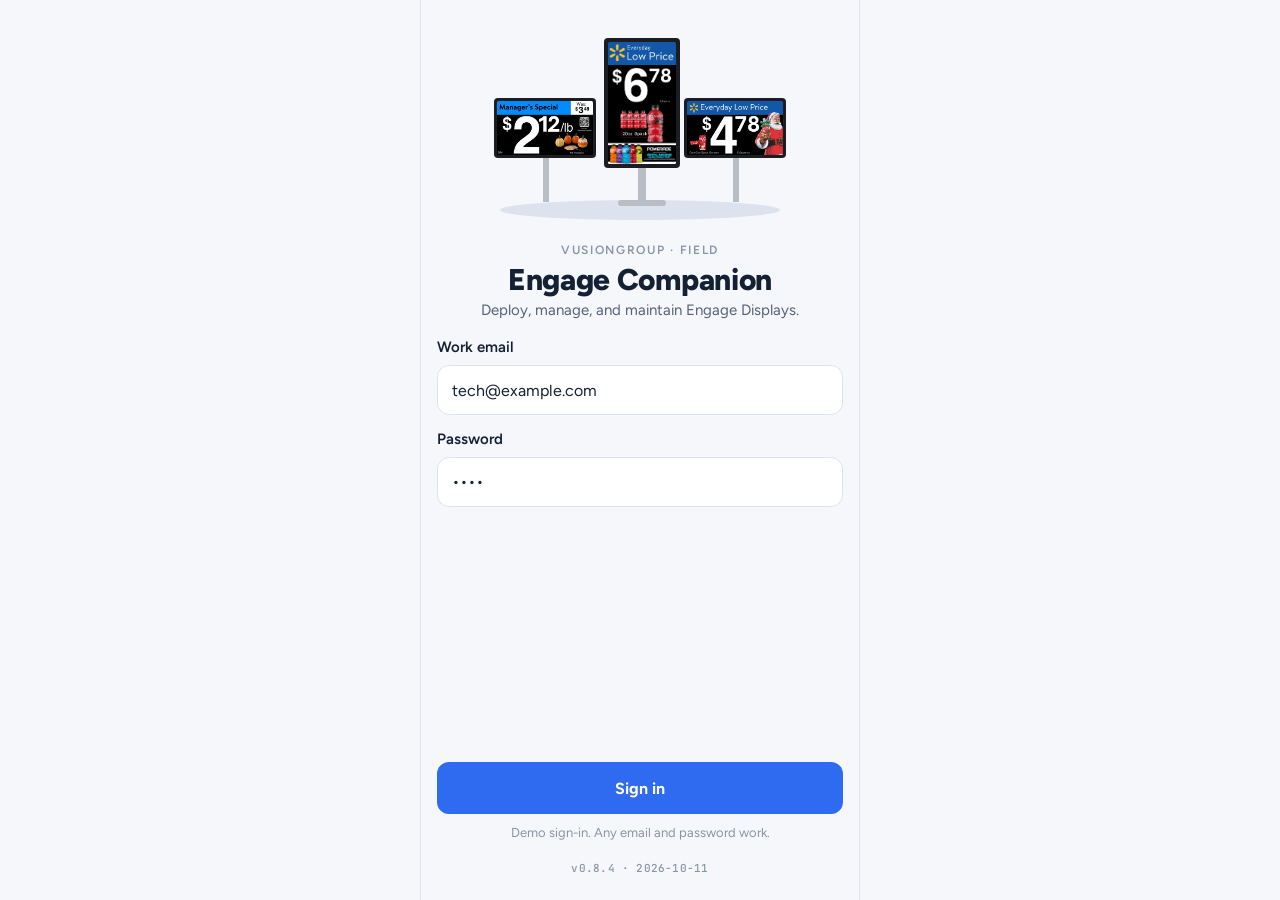
<file: index.html>
<!doctype html>
<html lang="en">
<head>
<meta charset="utf-8" />
<meta name="viewport" content="width=device-width, initial-scale=1, viewport-fit=cover" />
<meta name="theme-color" content="#2f6bf0" />
<title>Engage Companion</title>
<link rel="manifest" href="manifest.webmanifest" />
<link rel="icon" href="icons/icon-192.png" />
<link rel="apple-touch-icon" href="icons/apple-touch-icon.png" />
<meta name="apple-mobile-web-app-capable" content="yes" />
<meta name="mobile-web-app-capable" content="yes" />
<meta name="apple-mobile-web-app-title" content="Engage" />
<link rel="stylesheet" href="css/app.css?v=0.8.4" />
</head>
<body>
<p style="padding:16px">Opening Engage Companion…</p>
<script src="js/core.js?v=0.8.4"></script>
<script>EC.save(); location.replace(!EC.state.user ? "login.html" : !EC.site() ? "site.html" : "home.html");</script>
</body>
</html>
</file>
<file: css/app.css>
/* Fonts are bundled (fonts/) so the app opens offline. Figtree + JetBrains Mono: SIL OFL. */
@font-face { font-family: "Figtree"; font-weight: 400; font-display: swap; src: url("../fonts/figtree-400.woff2") format("woff2"); }
@font-face { font-family: "Figtree"; font-weight: 500; font-display: swap; src: url("../fonts/figtree-500.woff2") format("woff2"); }
@font-face { font-family: "Figtree"; font-weight: 600; font-display: swap; src: url("../fonts/figtree-600.woff2") format("woff2"); }
@font-face { font-family: "Figtree"; font-weight: 700; font-display: swap; src: url("../fonts/figtree-700.woff2") format("woff2"); }
@font-face { font-family: "Figtree"; font-weight: 800; font-display: swap; src: url("../fonts/figtree-800.woff2") format("woff2"); }
@font-face { font-family: "JetBrains Mono"; font-weight: 500; font-display: swap; src: url("../fonts/jetbrains-mono-500.woff2") format("woff2"); }
@font-face { font-family: "JetBrains Mono"; font-weight: 700; font-display: swap; src: url("../fonts/jetbrains-mono-700.woff2") format("woff2"); }

/* Engage Companion — phone-width single column; header + content; home = 3 equal rows (2 major, 1 split). */
:root {
  --bg: #f5f7fb;
  --surface: #ffffff;
  --surface-2: #eef2f9;
  --line: #dde3ee;
  --fg: #142033;
  --fg-2: #56627a;
  --fg-3: #8a94a8;
  --accent: #2f6bf0;
  --accent-ink: #ffffff;
  --accent-soft: #e5edfe;
  --accent-disabled: #dbe5fb;
  --danger: #c8372d;

  /* status — one meaning each, never reused for focus (principle 21) */
  --ok: #17865a; --ok-ink: #ffffff; --ok-soft: #e3f5ec;
  --bad: #c8372d; --bad-ink: #ffffff; --bad-soft: #fbe9e7;
  --pending: #b7791f; --pending-soft: #fbf1df;
  --warn: #b5470b; --warn-soft: #fff1e6;
  --tool-handle: #e8b923;

  /* hardware rendering tokens */
  --hw-frame: #1b1d22;
  --hw-back: #34373d;
  --hw-back-2: #2a2c31;
  --hw-paper: #d9dcdf;
  --hw-battery: #1f8fe0;
  --hw-battery-hi: #4fb0f2;
  --hw-label: #f4f4f2;
  --hw-steel: #b9bec6;
  --wall: #e7eaf0;

  --card-install: #e9f0ff;
  --card-content: #ebf7f1;
  --card-battery: #eef3fb;
  --card-trouble: #fdf1ea;
  --tint-install: #2f6bf0;
  --tint-content: #13895a;
  --tint-battery: #1f7fc4;
  --tint-trouble: #c45a1c;

  --f-display: "Figtree", "Segoe UI", system-ui, sans-serif;
  --f-body: "Figtree", "Segoe UI", system-ui, sans-serif;
  --f-mono: "JetBrains Mono", ui-monospace, "SFMono-Regular", Menlo, monospace;

  --r-card: 20px;
  --r-ctl: 12px;
  --shadow: 0 1px 2px rgba(20, 32, 51, .06), 0 6px 18px rgba(20, 32, 51, .06);
}
@media (prefers-color-scheme: dark) {
  :root:not([data-theme="light"]) {
    --bg: #0f141d; --surface: #171e2a; --surface-2: #1d2635; --line: #2a3446;
    --fg: #e9eef7; --fg-2: #a5b0c4; --fg-3: #75809a;
    --accent: #5b8cff; --accent-ink: #0b1220; --accent-soft: #1d2b4a; --accent-disabled: #233150;
    --danger: #ff7a6e;
    --ok: #3ccf8e; --ok-ink: #062016; --ok-soft: #12291f;
    --bad: #ff7a6e; --bad-ink: #2a0a07; --bad-soft: #2e1714;
    --pending: #f0b44c; --pending-soft: #2c2312;
    --warn: #ff9a5c; --warn-soft: #2e1d12;
    --hw-paper: #c9ccd0; --wall: #232c3a;
    --card-install: #18243f; --card-content: #142a22; --card-battery: #172333; --card-trouble: #2d1f17;
    --tint-install: #7ea5ff; --tint-content: #4fd19a; --tint-battery: #5db6f0; --tint-trouble: #f0975e;
    --shadow: 0 1px 2px rgba(0,0,0,.3), 0 6px 18px rgba(0,0,0,.25);
    color-scheme: dark;
  }
}
:root[data-theme="dark"] {
  --bg: #0f141d; --surface: #171e2a; --surface-2: #1d2635; --line: #2a3446;
  --fg: #e9eef7; --fg-2: #a5b0c4; --fg-3: #75809a;
  --accent: #5b8cff; --accent-ink: #0b1220; --accent-soft: #1d2b4a; --accent-disabled: #233150;
  --danger: #ff7a6e;
  --ok: #3ccf8e; --ok-ink: #062016; --ok-soft: #12291f;
  --bad: #ff7a6e; --bad-ink: #2a0a07; --bad-soft: #2e1714;
  --pending: #f0b44c; --pending-soft: #2c2312;
  --warn: #ff9a5c; --warn-soft: #2e1d12;
  --hw-paper: #c9ccd0; --wall: #232c3a;
  --card-install: #18243f; --card-content: #142a22; --card-battery: #172333; --card-trouble: #2d1f17;
  --tint-install: #7ea5ff; --tint-content: #4fd19a; --tint-battery: #5db6f0; --tint-trouble: #f0975e;
  --shadow: 0 1px 2px rgba(0,0,0,.3), 0 6px 18px rgba(0,0,0,.25);
  color-scheme: dark;
}

* { box-sizing: border-box; }
[hidden] { display: none !important; }
html, body { height: 100%; }
body {
  margin: 0;
  background: var(--bg);
  color: var(--fg);
  font: 400 15px/1.45 var(--f-body);
  -webkit-font-smoothing: antialiased;
}
button, input, select { font: inherit; color: inherit; }
button { cursor: pointer; }
:focus-visible { outline: 3px solid var(--accent); outline-offset: 2px; }

/* ---------- shell ---------- */
#app {
  height: 100%;
  max-width: 440px;
  margin: 0 auto;
  display: flex;
  flex-direction: column;
  background: var(--bg);
}
@media (min-width: 520px) {
  #app { border-inline: 1px solid var(--line); }
}
.screen { flex: 1; min-height: 0; display: flex; flex-direction: column; }
.pad { padding-inline: 16px; }

.topbar {
  display: flex; align-items: center; gap: 10px;
  padding: 12px 16px;
  background: var(--surface);
  border-bottom: 1px solid var(--line);
}
.topbar h1 { flex: 1; margin: 0; font: 700 18px/1.2 var(--f-display); text-align: center; }
.topbar .spacer { width: 40px; }

.icon-btn {
  width: 40px; height: 40px; flex: none;
  display: grid; place-items: center;
  border-radius: 50%;
  border: 1px solid var(--line);
  background: var(--surface);
}
.icon-btn svg { width: 20px; height: 20px; }
.icon-btn.plain { border-color: transparent; background: transparent; }

.avatar {
  width: 40px; height: 40px; flex: none;
  border-radius: 50%;
  background: var(--accent); color: var(--accent-ink);
  border: 3px solid var(--accent-soft);
  font: 700 14px/1 var(--f-display);
  display: grid; place-items: center;
}

.site-pill {
  flex: 1; min-width: 0;
  display: flex; align-items: center; justify-content: center; gap: 6px;
  height: 40px; padding: 0 14px;
  border-radius: 999px; border: 0;
  background: var(--accent); color: var(--accent-ink);
  font-weight: 600; font-size: 15px;
}
.site-pill span { overflow: hidden; text-overflow: ellipsis; white-space: nowrap; }
.site-pill svg { width: 16px; height: 16px; flex: none; }

.btn {
  display: flex; align-items: center; justify-content: center; gap: 8px;
  width: 100%; height: 52px;
  border: 0; border-radius: var(--r-ctl);
  background: var(--accent); color: var(--accent-ink);
  font-weight: 700; font-size: 16px;
}
.btn:disabled { background: var(--accent-disabled); color: var(--fg-3); cursor: not-allowed; }
.btn.ghost { background: var(--surface); color: var(--fg); border: 1px solid var(--line); }

.build-stamp {
  font: 500 11px/1 var(--f-mono);
  color: var(--fg-3);
  text-align: center;
  letter-spacing: .02em;
  padding-block: 10px;
}

/* ---------- login ---------- */
.login { justify-content: space-between; }
.login-hero {
  position: relative;
  padding: 28px 16px 8px;
  display: flex; flex-direction: column; align-items: center; gap: 16px;
}
.login-hero svg { width: 100%; max-width: 300px; height: auto; }
.brand { text-align: center; }
.brand .eyebrow {
  font: 600 12px/1 var(--f-body); letter-spacing: .14em; text-transform: uppercase; color: var(--fg-3);
}
.brand h1 { margin: 8px 0 4px; font: 800 30px/1.05 var(--f-display); letter-spacing: -.01em; }
.brand p { margin: 0; color: var(--fg-2); }

.form { display: flex; flex-direction: column; gap: 14px; padding: 8px 16px 0; }
.field { display: flex; flex-direction: column; gap: 6px; }
.field label { font-weight: 600; font-size: 14px; }
.input {
  height: 50px; width: 100%;
  padding: 0 14px;
  border-radius: var(--r-ctl);
  border: 1px solid var(--line);
  background: var(--surface);
  font-size: 16px;
}
.input:focus { border-color: var(--accent); outline: none; box-shadow: 0 0 0 3px var(--accent-soft); }
.form-error { color: var(--danger); font-size: 14px; min-height: 20px; }
.demo-note { font-size: 13px; color: var(--fg-3); text-align: center; }
.login-foot { display: flex; flex-direction: column; gap: 10px; padding: 16px; }

/* ---------- site select ---------- */
.sites-body { flex: 1; min-height: 0; overflow-y: auto; padding: 16px; display: flex; flex-direction: column; gap: 16px; }
.section-label { font: 700 17px/1.2 var(--f-display); margin: 0 0 8px; }
.select-wrap { position: relative; }
.select-wrap select { appearance: none; -webkit-appearance: none; padding-right: 44px; background: var(--surface-2); }
.select-wrap svg { position: absolute; right: 14px; top: 50%; translate: 0 -50%; width: 20px; height: 20px; pointer-events: none; color: var(--fg-3); }
.search-wrap { position: relative; }
.search-wrap svg { position: absolute; left: 14px; top: 50%; translate: 0 -50%; width: 20px; height: 20px; color: var(--fg-3); }
.search-wrap .input { padding-left: 44px; }
.divider { height: 1px; background: var(--line); }

.site-list { list-style: none; margin: 0; padding: 0; display: flex; flex-direction: column; }
.site-row {
  display: flex; align-items: center; gap: 14px;
  min-height: 64px; padding: 8px 4px;
  border-bottom: 1px solid var(--line);
  cursor: pointer;
}
.site-row:last-child { border-bottom: 0; }
.site-row input { position: absolute; opacity: 0; pointer-events: none; }
.radio {
  width: 24px; height: 24px; flex: none;
  border-radius: 50%; border: 2px solid var(--line);
  display: grid; place-items: center;
  background: var(--surface);
}
.site-row input:checked + .radio { border-color: var(--accent); }
.site-row input:checked + .radio::after { content: ""; width: 12px; height: 12px; border-radius: 50%; background: var(--accent); }
.site-row input:focus-visible + .radio { outline: 3px solid var(--accent); outline-offset: 2px; }
.site-meta { flex: 1; min-width: 0; }
.site-name { font-size: 17px; font-weight: 500; overflow-wrap: anywhere; }
.site-sub { font-size: 13px; color: var(--fg-2); display: flex; gap: 8px; flex-wrap: wrap; }
.site-id { font-family: var(--f-mono); font-size: 12px; }
.site-count { font-variant-numeric: tabular-nums; font-size: 13px; color: var(--fg-2); text-align: right; flex: none; }
.site-count b { display: block; font: 700 17px/1.1 var(--f-display); color: var(--fg); }
.empty { padding: 24px 8px; text-align: center; color: var(--fg-2); }
.sites-foot { padding: 12px 16px 16px; background: var(--surface); border-top: 1px solid var(--line); }

/* ---------- home ---------- */
.home-head { padding: 14px 16px 10px; display: flex; flex-direction: column; gap: 2px; }
.home-head .hello { color: var(--fg-2); font-size: 14px; }
.home-head h2 { margin: 0; font: 800 24px/1.15 var(--f-display); text-wrap: balance; }
.home-head .sub { color: var(--fg-2); font-size: 13px; display: flex; gap: 10px; flex-wrap: wrap; }
.home-head .sub .site-id { color: var(--fg-3); }

.actions {
  flex: 1; min-height: 0;
  display: grid;
  grid-template-columns: 1fr 1fr;
  grid-template-rows: repeat(3, minmax(148px, 1fr));
  gap: 12px;
  padding: 4px 16px 0;
  overflow-y: auto;
}
.action {
  position: relative;
  overflow: hidden;
  display: flex;
  border: 0; border-radius: var(--r-card);
  padding: 16px;
  text-align: left;
  box-shadow: var(--shadow);
  transition: transform .12s ease;
}
.action:active { transform: scale(.985); }
.action.major { grid-column: 1 / -1; align-items: stretch; gap: 8px; }
.action.minor { flex-direction: column; justify-content: space-between; gap: 6px; }

.action[data-flow="install"] { background: var(--card-install); --tint: var(--tint-install); }
.action[data-flow="content"] { background: var(--card-content); --tint: var(--tint-content); }
.action[data-flow="battery"] { background: var(--card-battery); --tint: var(--tint-battery); }
.action[data-flow="trouble"] { background: var(--card-trouble); --tint: var(--tint-trouble); }
.action[data-flow="replace"] { background: var(--card-battery); --tint: var(--tint-battery); }
.action[data-flow="maint"] { background: var(--card-trouble); --tint: var(--tint-trouble); }

.action .copy { display: flex; flex-direction: column; justify-content: space-between; min-width: 0; flex: 1 1 52%; z-index: 1; }
.action .kicker {
  font: 700 11px/1 var(--f-body); letter-spacing: .14em; text-transform: uppercase; color: var(--tint);
}
.action .title { font: 800 22px/1.05 var(--f-display); color: var(--fg); margin-top: 8px; letter-spacing: -.005em; }
.action.minor .title { font-size: 18px; margin-top: 0; }
.action .desc { font-size: 13px; color: var(--fg-2); margin-top: 6px; line-height: 1.35; }
.action .go {
  display: inline-flex; align-items: center; gap: 6px;
  font-weight: 700; font-size: 14px; color: var(--tint);
}
.action .go svg { width: 16px; height: 16px; }
.action .art { flex: 1 1 48%; min-width: 0; display: grid; place-items: center; }
.action .art svg { width: 100%; height: 100%; max-height: 100%; }
.action.minor .art { flex: 1; min-height: 0; }
.action.minor .label-row { display: flex; align-items: end; justify-content: space-between; gap: 6px; }

.home-foot { display: flex; justify-content: center; }

/* ---------- sheet ---------- */
.scrim {
  position: fixed; inset: 0; z-index: 20;
  background: rgba(10, 16, 28, .45);
  display: flex; align-items: flex-end; justify-content: center;
}
.sheet {
  width: 100%; max-width: 440px; max-height: 80%;
  overflow-y: auto;
  background: var(--surface);
  border-radius: 20px 20px 0 0;
  padding: 10px 16px calc(16px + env(safe-area-inset-bottom, 0px));
  display: flex; flex-direction: column; gap: 14px;
}
.sheet .grabber { width: 40px; height: 5px; border-radius: 3px; background: var(--line); align-self: center; }
.sheet h3 { margin: 0; font: 700 18px/1.2 var(--f-display); }
.who { display: flex; align-items: center; gap: 12px; }
.who .em { color: var(--fg-2); font-size: 14px; overflow-wrap: anywhere; }

/* ---------- flow placeholder ---------- */
.flow-body { flex: 1; min-height: 0; overflow-y: auto; padding: 20px 16px; display: flex; flex-direction: column; gap: 18px; }
.flow-hero { border-radius: var(--r-card); padding: 20px; display: grid; place-items: center; }
.flow-hero svg { width: 100%; max-width: 280px; height: auto; }
.flow-body h2 { margin: 0; font: 800 24px/1.15 var(--f-display); }
.flow-body p { margin: 0; color: var(--fg-2); max-width: 60ch; }
.pending-tag {
  align-self: flex-start;
  font: 600 12px/1 var(--f-mono);
  padding: 6px 10px; border-radius: 999px;
  background: var(--surface-2); color: var(--fg-2);
  border: 1px dashed var(--line);
}

/* ---------- flow (guided procedure) ---------- */
.flow { flex: 1; min-height: 0; display: flex; flex-direction: column; }
.flow-top { padding: 12px 16px 10px; display: flex; flex-direction: column; gap: 8px; background: var(--bg); }
.flow-name { display: flex; align-items: baseline; justify-content: space-between; gap: 12px; }
.flow-name .kicker { font: 700 11px/1 var(--f-body); letter-spacing: .14em; text-transform: uppercase; color: var(--tint); }
.flow-name .count { font: 600 12px/1 var(--f-mono); color: var(--fg-3); font-variant-numeric: tabular-nums; }
.progress { display: flex; gap: 4px; }
.progress i { flex: 1; height: 4px; border-radius: 2px; background: var(--line); }
.progress i.done { background: var(--tint); }
.progress i.now { background: var(--tint); opacity: .45; }

.step { flex: 1; min-height: 0; overflow-y: auto; padding: 0 16px 20px; display: flex; flex-direction: column; gap: 14px; }
.step h2 { margin: 0; font: 800 23px/1.15 var(--f-display); text-wrap: balance; }
.stage { border-radius: var(--r-card); background: var(--card-battery); padding: 12px; display: grid; place-items: center; }
.stage svg { width: 100%; max-width: 340px; height: auto; display: block; }
.lines { display: flex; flex-direction: column; gap: 8px; margin: 0; padding: 0; list-style: none; }
.lines li { font-size: 17px; line-height: 1.4; }
.note { font-size: 14px; color: var(--fg-2); }

.flow-nav {
  display: grid; grid-template-columns: 1fr 1.4fr; gap: 10px;
  padding: 12px 16px calc(12px + env(safe-area-inset-bottom, 0px));
  background: var(--surface); border-top: 1px solid var(--line);
}
.flow-nav .btn { height: 52px; }
.flow-nav .btn.ghost:disabled { background: var(--surface); color: var(--fg-3); border-color: var(--line); opacity: .6; }

/* safety: loud entrance, quiet pin (principle 43) */
.safety-pin {
  display: flex; align-items: center; gap: 10px;
  padding: 8px 12px; border-radius: 12px;
  background: var(--warn-soft); color: var(--fg);
  font-size: 13px; line-height: 1.3;
}
.safety-pin svg { width: 18px; height: 18px; color: var(--warn); flex: none; }
.safety-loud {
  position: fixed; inset: 0; z-index: 30;
  background: var(--warn-soft);
  display: flex; align-items: center; justify-content: center;
  padding: 24px 16px;
  animation: loud-in .25s ease-out;
}
.safety-loud .inner { max-width: 400px; display: flex; flex-direction: column; gap: 16px; }
.safety-loud .big-icon { width: 72px; height: 72px; color: var(--warn); }
.safety-loud h2 { margin: 0; font: 800 30px/1.1 var(--f-display); color: var(--fg); }
.safety-loud .lines li { font-size: 19px; }
.safety-loud .timer { height: 4px; border-radius: 2px; background: var(--line); overflow: hidden; }
.safety-loud .timer i { display: block; height: 100%; background: var(--warn); animation: drain 5s linear forwards; }
@keyframes drain { from { width: 100%; } to { width: 0; } }
@keyframes loud-in { from { transform: scale(1.04); opacity: 0; } to { transform: none; opacity: 1; } }

/* briefing */
.brief { border-radius: var(--r-card); border: 1px solid var(--line); background: var(--surface); padding: 14px; display: flex; flex-direction: column; gap: 10px; }
.brief h3 { margin: 0; font: 700 15px/1.2 var(--f-display); }
.kv { display: grid; grid-template-columns: auto 1fr; gap: 6px 14px; font-size: 14px; margin: 0; }
.kv dt { color: var(--fg-2); }
.kv dd { margin: 0; font-weight: 600; min-width: 0; overflow-wrap: anywhere; }
.mono { font-family: var(--f-mono); font-weight: 500; letter-spacing: .02em; }

/* identify: two intents, two targets (principle 7) */
.id-actions { display: flex; flex-direction: column; gap: 10px; }
.serial-field { position: relative; }
.serial-field .input { font-family: var(--f-mono); font-size: 18px; letter-spacing: .08em; text-transform: uppercase; padding-right: 64px; }
.serial-field .len { position: absolute; right: 14px; top: 50%; translate: 0 -50%; font: 600 12px/1 var(--f-mono); color: var(--fg-3); font-variant-numeric: tabular-nums; }
.device-card { border-radius: var(--r-card); background: var(--surface); border: 1px solid var(--line); padding: 14px; display: flex; flex-direction: column; gap: 10px; }
.device-card .head { display: flex; align-items: center; justify-content: space-between; gap: 10px; }
.device-card .loc { font: 700 17px/1.2 var(--f-display); }
.batt { display: inline-flex; align-items: center; gap: 6px; font-weight: 700; font-variant-numeric: tabular-nums; }
.batt .cell { width: 26px; height: 12px; border: 2px solid currentColor; border-radius: 3px; position: relative; padding: 1px; }
.batt .cell::after { content: ""; position: absolute; right: -5px; top: 2px; width: 3px; height: 4px; background: currentColor; border-radius: 0 1px 1px 0; }
.batt .cell i { display: block; height: 100%; background: currentColor; border-radius: 1px; }
.result { border-radius: var(--r-card); padding: 14px; display: flex; flex-direction: column; gap: 8px; }
.result.bad { background: var(--bad-soft); }
.result.bad strong { color: var(--bad); }
.result p { margin: 0; color: var(--fg-2); font-size: 14px; }
.chip-row { display: flex; flex-wrap: wrap; gap: 6px; }
.chip { border: 1px solid var(--line); background: var(--surface); border-radius: 999px; padding: 6px 10px; font: 500 12px/1 var(--f-mono); color: var(--fg-2); }
details.demo { font-size: 13px; color: var(--fg-2); }
details.demo summary { cursor: pointer; font-weight: 600; padding-block: 4px; }
details.demo .chip-row { margin-top: 8px; }

/* status pill: same word, color, icon everywhere (principle 20/22) */
.status { display: inline-flex; align-items: center; gap: 6px; padding: 6px 10px; border-radius: 999px; font-weight: 700; font-size: 13px; }
.status svg { width: 15px; height: 15px; }
.status.pending { background: var(--pending-soft); color: var(--pending); }
.status.confirmed { background: var(--ok-soft); color: var(--ok); }
.status.rejected { background: var(--bad-soft); color: var(--bad); }

/* scanner sheet */
.viewfinder { position: relative; border-radius: 16px; overflow: hidden; background: var(--hw-frame); padding: 18px; cursor: pointer; border: 0; width: 100%; }
.viewfinder svg { width: 100%; height: auto; display: block; }
.viewfinder .scanline { position: absolute; left: 10%; right: 10%; height: 2px; background: var(--tint); box-shadow: 0 0 12px var(--tint); top: 20%; animation: sweep 1.8s ease-in-out infinite alternate; }
@keyframes sweep { to { top: 78%; } }
.cam-state { font: 600 12px/1 var(--f-mono); color: var(--fg-3); display: flex; align-items: center; gap: 6px; }
.cam-state i { width: 8px; height: 8px; border-radius: 50%; background: var(--ok); }

.focus-pulse { transform-box: fill-box; transform-origin: center; animation: pulse 1.6s ease-out infinite; }
@keyframes pulse { from { transform: scale(1); opacity: .8; } to { transform: scale(1.7); opacity: 0; } }
.waves path { animation: wave 1.4s ease-in-out infinite; }
.waves path:nth-child(2) { animation-delay: .2s; }
.waves path:nth-child(3) { animation-delay: .4s; }
@keyframes wave { 0%, 100% { opacity: .2; } 50% { opacity: 1; } }

.resume-chip { position: absolute; top: 12px; right: 12px; z-index: 2; background: var(--surface); color: var(--tint); border-radius: 999px; padding: 4px 8px; font: 700 11px/1 var(--f-body); }

@media (prefers-reduced-motion: reduce) {
  * { transition: none !important; animation: none !important; }
}

/* ---------- step carousel (battery): swipe the picture, dots under it, caption follows ---------- */
.post { flex: 1; min-height: 0; overflow-y: auto; display: flex; flex-direction: column; }
.carousel {
  flex: none;
  display: flex;
  overflow-x: auto; overflow-y: hidden;
  scroll-snap-type: x mandatory;
  overscroll-behavior-x: contain;
  scrollbar-width: none;
  touch-action: pan-x pan-y;
  cursor: grab;
}
.carousel.dragging { cursor: grabbing; scroll-snap-type: none; }
.carousel::-webkit-scrollbar { display: none; }
.slide {
  flex: 0 0 100%; min-width: 0;
  scroll-snap-align: center; scroll-snap-stop: always;
  aspect-ratio: 1 / 1; max-height: 52vh;
  display: grid; place-items: center;
  background: var(--card-battery);
  user-select: none; -webkit-user-select: none;
}
.slide.safety { background: var(--warn-soft); }
.slide svg { width: 100%; height: 100%; max-width: 100%; display: block; padding: 12px; pointer-events: none; }
.dots { flex: none; display: flex; justify-content: center; align-items: center; gap: 6px; padding: 12px 0 4px; }
.dot {
  position: relative;
  width: 7px; height: 7px; padding: 0; border: 0; border-radius: 50%;
  background: var(--line);
  transition: transform .15s ease, background .15s ease;
}
.dot::before { content: ""; position: absolute; inset: -9px; } /* bigger tap target */
.dot[aria-selected="true"] { background: var(--tint); transform: scale(1.3); }
.caption { flex: none; padding: 8px 16px 20px; display: flex; flex-direction: column; gap: 12px; }
.caption .step-no { font: 700 11px/1 var(--f-body); letter-spacing: .14em; text-transform: uppercase; color: var(--fg-3); }
.caption h2 { margin: 0; font: 800 23px/1.15 var(--f-display); text-wrap: balance; }
.swipe-hint { font-size: 13px; color: var(--fg-3); text-align: center; }
.finishbar { padding: 12px 16px calc(12px + env(safe-area-inset-bottom, 0px)); background: var(--surface); border-top: 1px solid var(--line); }

/* ---------- install ---------- */
/* Sign type cards in the app: Figtree words, Helvetica-metric prices. No customer font in the app. Bogle is only for Walmart signs (js/sign.js), when Walmart provides the file in /fonts. */
@font-face { font-family: "Bogle"; font-weight: 700; font-display: swap; src: url("../fonts/Bogle-Bold.woff2") format("woff2"); /* the provided file only, never a copy installed on the phone */ }
@font-face { font-family: "SignPrice"; font-weight: 700; font-display: block; src: url("../fonts/sign-price-bold.woff") format("woff"); }
@font-face { font-family: "SignPrice"; font-weight: 400; font-display: block; src: url("../fonts/sign-price-regular.woff") format("woff"); }
:root { --f-sign-words: "Figtree", "Helvetica Neue", Arial, sans-serif; --f-sign-price: "SignPrice", "Helvetica Neue", Helvetica, Arial, sans-serif; }
.eyebrow-row { display: flex; align-items: center; flex-wrap: wrap; gap: 8px; font: 700 12px/1 var(--f-body); letter-spacing: .04em; text-transform: uppercase; color: var(--fg-2); }
.id-tag { background: var(--fg); color: var(--bg); padding: 5px 8px; border-radius: 6px; text-transform: none; letter-spacing: .04em; }
.input.big { height: 56px; font-size: 18px; font-weight: 600; }
.field label { font-size: 15px; }
.two { display: grid; grid-template-columns: repeat(2, minmax(0, 1fr)); gap: 12px; }

.viewfinder { min-height: 180px; display: grid; place-items: center; align-content: center; gap: 14px; }
.viewfinder .vf-frame { width: 72%; height: 64px; border: 3px solid #fff; border-radius: 10px; opacity: .9; }
.viewfinder .vf-hint { color: #d5d9e0; font-weight: 600; font-size: 14px; }
.switch-row { display: flex; align-items: center; justify-content: space-between; gap: 12px; min-height: 60px; padding: 12px 14px; border-radius: var(--r-ctl); border: 1px solid var(--line); background: var(--surface); text-align: left; font-weight: 700; font-size: 16px; }
.switch { flex: none; width: 52px; height: 30px; border-radius: 15px; background: var(--line); position: relative; transition: background .15s; }
.switch i { position: absolute; top: 3px; left: 3px; width: 24px; height: 24px; border-radius: 50%; background: #fff; box-shadow: 0 1px 2px rgba(0,0,0,.2); transition: left .15s; }
.switch-row[aria-pressed="true"] .switch { background: var(--tint); }
.switch-row[aria-pressed="true"] .switch i { left: 25px; }
.scanned { display: flex; flex-direction: column; gap: 8px; }
.scanned-row { display: flex; align-items: center; justify-content: space-between; height: 52px; padding: 0 4px 0 14px; border-radius: var(--r-ctl); background: var(--surface); border: 1px solid var(--line); font-size: 16px; }

/* sign headers — colors sampled from store signage */
.sign-list { display: flex; flex-direction: column; gap: 14px; }
.sign-card { padding: 0; border: 0; border-radius: 12px; overflow: hidden; background: none; box-shadow: 0 0 0 1px var(--line); text-align: left; transition: opacity .12s; }
.sign-card[aria-pressed="true"] { box-shadow: 0 0 0 4px var(--fg); }
.sign-card[data-dim] { opacity: .5; }
.sign-band { display: flex; align-items: center; gap: 8px; min-height: 92px; padding-left: 16px; font-family: var(--f-sign-words); }
.sign-label { font-weight: 700; font-size: 24px; line-height: 1.1; letter-spacing: -.01em; }
.sign-band[data-type="edlp"] { background: #1358a8; color: #fff; }
.sign-band[data-type="edlp"] .sign-label { font-size: 22px; }
.sign-band[data-type="rollback"] { background: #e60000; color: #fff; }
.sign-band[data-type="clearance"] { background: #f4d10d; color: #1d1d1d; }
.sign-band[data-type="manager"] { background: #008cff; color: #000; }
.sign-band[data-type="edlp"] .spark, .sign-band[data-type="rollback"] .spark { color: #ffc220; }
.sign-band .sign-label { font-weight: 500; }
.sign-band[data-type="manager"] .sign-label { font-weight: 700; }
.sign-band[data-type="manager"] .sign-label { font-size: 22px; }
.sign-band .spark { width: 30px; height: 30px; flex: none; }
.sign-band .down { width: 22px; height: 22px; flex: none; }
.sign-was { margin-left: auto; align-self: stretch; min-width: 64px; display: flex; flex-direction: column; justify-content: center; padding: 0 12px; background: #fff; color: #15171a; font: 700 12px/1.1 var(--f-sign-words); }
.sign-was b { font: 700 19px/1.1 var(--f-sign-price); }
.sign-chip { border-radius: 10px; overflow: hidden; }
.sign-chip .sign-band { min-height: 52px; }
.sign-chip .sign-label { font-size: 18px; }
.sign-chip .sign-band[data-type="edlp"] .sign-label, .sign-chip .sign-band[data-type="manager"] .sign-label { font-size: 17px; }

.sign-price .cur { font-size: 40px; margin-top: 10px; }
.sign-price .main { font-size: 96px; letter-spacing: -.03em; }
.sign-price .cents { font-size: 44px; margin-top: 6px; }
.sign-price .unit { font-size: 22px; align-self: flex-end; margin-bottom: 8px; }

.wake-list { list-style: none; margin: 0; padding: 0; display: flex; flex-direction: column; gap: 10px; }
.wake-list li { display: flex; align-items: center; gap: 14px; padding: 14px; border-radius: var(--r-ctl); background: var(--surface); border: 1px solid var(--line); font-size: 17px; font-weight: 600; line-height: 1.35; }
.wake-list li > span:nth-child(2) { flex: 1; }
.wake-list .n { flex: none; width: 30px; height: 30px; border-radius: 50%; background: var(--fg); color: var(--bg); display: grid; place-items: center; font-weight: 800; font-size: 15px; }
.led { flex: none; width: 20px; height: 20px; border-radius: 50%; }
.led.green { background: #22b14c; box-shadow: 0 0 0 4px rgba(34,177,76,.2); }
.led.orange { background: #f06a1d; box-shadow: 0 0 0 4px rgba(240,106,29,.2); }
.blink { animation: blink .9s steps(1) infinite; }
@keyframes blink { 50% { opacity: .15; } }
.hint-row { display: flex; align-items: center; gap: 10px; min-height: 56px; padding: 12px 14px; border-radius: var(--r-ctl); border: 0; background: var(--warn-soft); color: var(--fg); font-weight: 700; font-size: 16px; text-align: left; }
.hint-row span { flex: 1; }
.hint-row svg { width: 20px; height: 20px; flex: none; color: var(--warn); }
.done-list { display: flex; flex-direction: column; gap: 10px; }

/* scanner: idle → starting → running | failed (principle 15) */
.scanner { display: flex; flex-direction: column; gap: 8px; }
.scanner .cam, .scanner .cam-fail { display: none; }
.scanner[data-state="starting"] .viewfinder, .scanner[data-state="running"] .viewfinder, .scanner[data-state="failed"] .viewfinder { display: none; }
.scanner[data-state="starting"] .cam, .scanner[data-state="running"] .cam { display: block; }
.scanner[data-state="failed"] .cam-fail { display: flex; }
.scanner[data-state="idle"] .cam-state { display: none; }
.scanner[data-state="failed"] .cam-state i { background: var(--bad); }
.scanner[data-state="starting"] .cam-state i { background: var(--pending); }
.viewfinder .vf-hint { display: flex; align-items: center; gap: 8px; }
.cam { position: relative; height: 220px; border-radius: 16px; overflow: hidden; background: var(--hw-frame); }
.cam video { width: 100%; height: 100%; object-fit: cover; display: block; }
.cam .vf-frame { position: absolute; left: 12%; right: 12%; top: 50%; height: 72px; translate: 0 -50%; border: 3px solid #fff; border-radius: 10px; box-shadow: 0 0 0 999px rgba(0,0,0,.35); }
.cam .scanline { top: 50%; animation: none; }
.cam-btn { position: absolute; top: 10px; right: 10px; width: 44px; height: 44px; border-radius: 50%; border: 0; background: rgba(0,0,0,.55); color: #fff; display: grid; place-items: center; }
.cam-btn svg { width: 20px; height: 20px; }
.cam-btn.torch { right: auto; left: 10px; }
.cam-btn.torch[aria-pressed="true"] { background: var(--tool-handle); color: #000; }
.cam-fail { flex-direction: column; gap: 8px; padding: 16px; border-radius: 16px; background: var(--bad-soft); }
.shake { animation: shake .35s ease; }
@keyframes shake { 20%, 60% { translate: -6px -50%; } 40%, 80% { translate: 6px -50%; } }

.field label .hint { font-weight: 500; color: var(--fg-3); font-size: 13px; margin-left: 6px; }
.field-note { font-size: 13px; color: var(--fg-2); min-height: 18px; }
.field-note.warn { color: var(--warn); }
.loc-code { display: flex; align-items: baseline; justify-content: space-between; padding: 12px 14px; border-radius: var(--r-ctl); background: var(--surface-2); }
.loc-code b { font-size: 22px; letter-spacing: .04em; }
.input.money { font-family: var(--f-sign-price); font-weight: 700; font-size: 22px; letter-spacing: .01em; }

.wake-post { margin-inline: -16px; display: flex; flex-direction: column; }
.wake-post .slide { background: var(--card-install); }
.wake-post .caption { padding-bottom: 4px; }
.hold-ring { stroke-dashoffset: 176; animation: hold 3s linear infinite; }
@keyframes hold { 0% { stroke-dashoffset: 176; } 85%, 100% { stroke-dashoffset: 0; } }

/* scan slots */
.slots { display: flex; flex-direction: column; gap: 8px; }
.slot { display: flex; align-items: center; gap: 10px; min-height: 56px; padding: 0 4px 0 10px; border-radius: var(--r-ctl); background: var(--surface); border: 1px solid var(--line); }
.slot.blank { border-style: dashed; border-width: 2px; padding-right: 8px; }
.slot.blank .serial-field { flex: 1; }
.slot.blank .input { border: 0; height: 50px; padding-left: 4px; background: transparent; box-shadow: none; }
.slot-n { flex: none; width: 28px; height: 28px; border-radius: 50%; background: var(--surface-2); color: var(--fg-2); display: grid; place-items: center; font: 700 13px/1 var(--f-mono); }
.slot.filled .slot-n { background: var(--ok); color: var(--ok-ink); }
.slot-id { flex: 1; font-size: 16px; }
.cam.got { animation: got .45s ease; }
@keyframes got { 30% { box-shadow: inset 0 0 0 6px var(--ok); } }
.input:disabled { background: var(--surface-2); color: var(--fg-3); text-align: center; }

/* the sign preview: an SVG on the display's real canvas (js/sign.js) inside a bezel */
.esign { width: 100%; border-radius: 6px; overflow: hidden; background: #000; box-shadow: 0 0 0 6px var(--hw-frame), var(--shadow); margin: 6px 0; line-height: 0; }
.esign svg { width: 100%; height: auto; display: block; }
.esign[data-o="portrait"] { width: 62%; align-self: center; }

/* orientation picker */
.orient-list { display: grid; grid-template-columns: repeat(2, minmax(0, 1fr)); gap: 12px; }
.orient-card { display: flex; flex-direction: column; align-items: center; gap: 6px; padding: 16px 10px 14px; border-radius: var(--r-card); border: 1px solid var(--line); background: var(--surface); text-align: center; }
.orient-card[aria-checked="true"] { box-shadow: 0 0 0 4px var(--fg); border-color: transparent; }
.orient-art svg { width: 100%; max-width: 140px; height: auto; display: block; }
.orient-name { font: 800 18px/1.1 var(--f-display); }
.orient-sub { font-size: 13px; color: var(--fg-2); }
.orient-pin { display: flex; align-items: center; gap: 10px; padding: 10px 12px; border-radius: 12px; background: var(--warn-soft); font-size: 15px; }
.orient-pin svg { width: 18px; height: 18px; color: var(--warn); flex: none; }


/* ---------- update content ---------- */
.sel-bar { display: flex; align-items: center; justify-content: space-between; gap: 10px; min-height: 44px; padding: 8px 12px; border-radius: var(--r-ctl); background: var(--surface-2); font-size: 15px; }
.link { border: 0; background: none; color: var(--accent); font-weight: 700; padding: 10px 4px; }
.tree { display: flex; flex-direction: column; gap: 8px; }
.tree-zone { border-radius: var(--r-card); background: var(--surface); border: 1px solid var(--line); overflow: hidden; }
.tree-row { display: flex; align-items: center; gap: 10px; width: 100%; min-height: 56px; padding: 0 14px; border: 0; background: none; text-align: left; }
.tree-row.zone { font-size: 17px; }
.tree-row .caret svg, .tree-open .caret svg { width: 18px; height: 18px; transition: transform .15s; color: var(--fg-2); }
.tree-row[aria-expanded="true"] .caret svg, .tree-open[aria-expanded="true"] .caret svg { transform: rotate(90deg); }
.tree-name { font-weight: 800; flex: 1; }
.tree-meta { font: 600 13px/1 var(--f-mono); color: var(--fg-3); }
.tree-aisle { border-top: 1px solid var(--line); }
.tree-row.aisle { padding: 0 8px 0 0; gap: 0; }
.tree-open { flex: 1; display: flex; align-items: center; gap: 10px; min-height: 52px; padding: 0 14px 0 34px; border: 0; background: none; text-align: left; font-size: 16px; }
.tree-all { flex: none; height: 36px; padding: 0 12px; border-radius: 999px; border: 1px solid var(--line); background: var(--surface); font-weight: 700; font-size: 13px; color: var(--accent); }
.tree-all[aria-pressed="true"] { color: var(--fg-2); }
.tree-all:disabled { opacity: .4; }
.tree-dev { display: flex; align-items: center; gap: 12px; width: 100%; min-height: 76px; padding: 8px 12px 8px 30px; border: 0; border-top: 1px solid var(--line); background: none; text-align: left; position: relative; }
.tree-dev[aria-pressed="true"] { background: var(--accent-soft); }
.tree-dev[data-blocked] { opacity: .45; }
.tree-dev .check { flex: none; width: 24px; height: 24px; border-radius: 6px; border: 2px solid var(--line); display: grid; place-items: center; background: var(--surface); }
.tree-dev[aria-pressed="true"] .check { background: var(--accent); border-color: var(--accent); color: var(--accent-ink); }
.tree-dev .check svg { width: 16px; height: 16px; }
.dev-meta { flex: 1; min-width: 0; display: flex; flex-direction: column; gap: 4px; align-items: flex-start; }
.dev-meta b { font-size: 16px; }
.dev-meta .note { font-size: 13px; white-space: nowrap; overflow: hidden; text-overflow: ellipsis; max-width: 100%; }
.dev-meta .status { font-size: 12px; padding: 4px 8px; }
.dev-why { position: absolute; right: 12px; top: 10px; font: 700 11px/1 var(--f-mono); color: var(--fg-3); text-transform: uppercase; }
.thumb { flex: none; width: 96px; line-height: 0; border-radius: 3px; overflow: hidden; box-shadow: 0 0 0 2px var(--hw-frame); background: #000; }
.thumb[data-o="portrait"] { width: 34px; }
.thumb svg { width: 100%; height: auto; display: block; }
.thumb.big { width: 150px; }
.thumb.big[data-o="portrait"] { width: 60px; }
.cur-row { display: flex; align-items: center; justify-content: space-between; gap: 10px; font-size: 18px; }
.cur-list { display: flex; flex-direction: column; gap: 10px; }
.cur-item { display: flex; align-items: center; gap: 12px; padding: 10px; border-radius: var(--r-ctl); background: var(--surface); border: 1px solid var(--line); }
.hint-row.as-note { cursor: default; font-weight: 600; font-size: 15px; line-height: 1.35; align-items: flex-start; }
.hint-row.as-note svg { color: var(--pending); margin-top: 2px; }
.hint-row.as-note.bad { background: var(--bad-soft); }
.hint-row.as-note.bad svg { color: var(--bad); }
.btn.small { height: 44px; margin-top: 10px; font-size: 15px; }
/* long steps scroll; their parts keep their size instead of squeezing */
.step > * { flex-shrink: 0; }

/* preview build: placeholder while the sign is built (≤30 s) */
.pv-build { display: flex; flex-direction: column; gap: 10px; }
.pv-ghost { position: relative; overflow: hidden; aspect-ratio: 16 / 9; border-radius: 6px; background: #1a1b1e; box-shadow: 0 0 0 6px var(--hw-frame); margin: 6px 0; }
.pv-build[data-o="portrait"] .pv-ghost { aspect-ratio: 9 / 16; width: 62%; align-self: center; }
.pv-band { position: absolute; left: 0; right: 0; top: 0; height: 25%; background: #2a2c31; }
.pv-build[data-o="portrait"] .pv-band { height: 19%; }
.pv-shine { position: absolute; inset: 0; background: linear-gradient(100deg, transparent 30%, rgba(255,255,255,.10) 50%, transparent 70%); animation: shine 1.4s linear infinite; }
@keyframes shine { from { transform: translateX(-100%); } to { transform: translateX(100%); } }
.pv-line { display: flex; align-items: center; gap: 10px; font-weight: 700; font-size: 16px; }
.pv-line > span:nth-child(2) { flex: 1; }
.pv-spin { width: 18px; height: 18px; border-radius: 50%; border: 3px solid var(--line); border-top-color: var(--tint); animation: spin .8s linear infinite; }
@keyframes spin { to { transform: rotate(360deg); } }
.pv-fail { display: flex; flex-direction: column; gap: 8px; padding: 16px; border-radius: var(--r-card); background: var(--bad-soft); }

/* offline + new-version strips (core.js) */
.app-strip { position: fixed; left: 0; right: 0; top: 0; z-index: 40; display: flex; align-items: center; justify-content: center; gap: 10px; padding: calc(8px + env(safe-area-inset-top, 0px)) 16px 8px; font-weight: 700; font-size: 13px; text-align: center; }
.app-strip.offline { background: var(--fg); color: var(--bg); }
.app-strip.update { background: var(--accent); color: var(--accent-ink); }
.app-strip button { border: 0; border-radius: 999px; padding: 6px 12px; font-weight: 800; background: var(--bg); color: var(--fg); }
.offline-note { display: flex; align-items: center; gap: 10px; padding: 12px 14px; border-radius: var(--r-ctl); background: var(--surface-2); font-weight: 600; }
.offline-note svg { width: 18px; height: 18px; color: var(--fg-2); flex: none; }
.ios-hint { position: fixed; left: 12px; right: 12px; bottom: calc(76px + env(safe-area-inset-bottom, 0px)); z-index: 41; display: flex; gap: 10px; align-items: flex-start; padding: 12px 14px; border-radius: 14px; background: var(--surface); box-shadow: 0 8px 30px rgba(0,0,0,.25); font-size: 14px; line-height: 1.35; }
.ios-hint b { display: block; font-size: 15px; }
.ios-hint button { margin-left: auto; border: 0; background: none; font-weight: 800; color: var(--accent); padding: 4px; }

/* scan screens: the camera window sits at the very top, edge to edge, right under the phone's camera */
.scan-top { flex: none; background: var(--hw-frame); }
.scan-top .scanner { gap: 0; }
.scan-top .viewfinder, .scan-top .cam { border-radius: 0; height: 38vh; min-height: 220px; max-height: 360px; }
.scan-top .viewfinder { padding: 0; }
.scan-top .cam-fail { border-radius: 0; min-height: 160px; justify-content: center; }
.scan-top .cam-state { padding: 8px 16px; color: #c9ced6; background: var(--hw-frame); }

/* ---------- v0.7.0: where to find the location (Install › Location) ---------- */
.locate { display: flex; flex-direction: column; gap: 10px; padding: 12px; border-radius: var(--r-card); border: 1px solid var(--line); background: var(--surface); }
.locate-head { display: flex; align-items: center; justify-content: space-between; gap: 8px; }
.locate-toggle { display: inline-flex; align-items: center; gap: 6px; min-height: 40px; padding: 0 4px; border: 0; background: none; font: 700 15px/1 var(--f-display); color: var(--fg); }
.locate-toggle .caret svg { width: 16px; height: 16px; transition: transform .15s; }
.locate[data-open="true"] .locate-toggle .caret svg { transform: rotate(90deg); }
.locate[data-open="false"] .locate-body { display: none; }
.locate-body { display: flex; flex-direction: column; gap: 10px; }
.locate-art svg { width: 100%; height: auto; display: block; max-height: 168px; }
/* while a field is being typed, keep the drawing and drop the words so the lit-up part stays on screen */
.locate[data-typed] .lines { display: none; } /* once typing starts the words stay hidden: no layout jump when a field loses focus */
.locate .lines li { font-size: 15px; }
.seg { display: inline-flex; padding: 3px; border-radius: 999px; background: var(--surface-2); }
.seg button { min-height: 36px; padding: 0 14px; border: 0; border-radius: 999px; background: none; font: 700 14px/1 var(--f-body); color: var(--fg-2); }
.seg button[aria-pressed="true"] { background: var(--surface); color: var(--fg); box-shadow: 0 1px 3px rgba(20, 32, 51, .15); }
.locate .hl { opacity: 0; transition: opacity .12s; }
.locate .cl { fill: var(--fg-2); }
.locate[data-focus="zone"] [data-part="zone"] .hl, .locate[data-focus="aisle"] [data-part="aisle"] .hl, .locate[data-focus="section"] [data-part="section"] .hl { opacity: 1; }
.locate[data-focus="zone"] [data-part="zone"] .cl, .locate[data-focus="aisle"] [data-part="aisle"] .cl, .locate[data-focus="section"] [data-part="section"] .cl { fill: var(--tint); font-weight: 800; }

/* ---------- v0.7.0: last check-in (battery + Wi-Fi), never live ---------- */
.health { display: inline-flex; flex-wrap: wrap; align-items: center; gap: 4px 12px; font: 700 13px/1 var(--f-body); }
.health .hb, .health .hw { display: inline-flex; align-items: center; gap: 5px; color: var(--fg-2); }
.health svg { height: 13px; width: auto; flex: none; }
.health [data-l="warn"] { color: var(--warn); }
.health [data-l="bad"] { color: var(--bad); }
.health .note { font-weight: 500; }
.dev-line { display: flex; flex-wrap: wrap; align-items: center; gap: 6px 12px; }
.checkin { display: flex; flex-direction: column; gap: 8px; padding: 12px 14px; border-radius: var(--r-ctl); border: 1px solid var(--line); background: var(--surface); }
.checkin h3 { margin: 0; font: 700 13px/1 var(--f-body); letter-spacing: .08em; text-transform: uppercase; color: var(--fg-2); }
.ck-row { display: flex; align-items: center; justify-content: space-between; gap: 10px; min-height: 36px; }
.ck-where { display: flex; flex-direction: column; gap: 2px; }
.ck-where .note { font-size: 12px; }
.checkin .health { font-size: 15px; }
.checkin .health svg { height: 15px; }

/* ---------- v0.8.0: Replace / Remove, Maintenance, shared locations ---------- */
.flow-nav.solo { grid-template-columns: 1fr; }
.btn.danger { background: var(--bad); color: var(--bad-ink); }
.status.neutral { background: var(--surface-2); color: var(--fg-2); }
.choice-list { display: flex; flex-direction: column; gap: 10px; }
.choice { display: grid; grid-template-columns: 1fr auto; grid-template-rows: auto auto; align-items: center; gap: 2px 10px; width: 100%; min-height: 64px; padding: 14px 16px; border-radius: var(--r-card); border: 1px solid var(--line); background: var(--surface); text-align: left; color: var(--fg); }
.choice .choice-t { font: 700 17px/1.25 var(--f-display); grid-column: 1; }
.choice .note { grid-column: 1; font-size: 14px; }
.choice > svg { grid-column: 2; grid-row: 1 / span 2; width: 20px; height: 20px; color: var(--tint); }
.choice.big { min-height: 84px; background: var(--card-trouble); border-color: transparent; }
.choice.danger .choice-t { color: var(--bad); }
.move-card { display: flex; flex-direction: column; border-radius: var(--r-card); border: 1px solid var(--line); background: var(--surface); }
.move-row { display: flex; align-items: center; justify-content: space-between; gap: 12px; min-height: 52px; padding: 8px 14px; border-top: 1px solid var(--line); }
.move-row:first-child { border-top: 0; }
.move-row b { font-size: 17px; }
.pick-list { display: flex; flex-direction: column; gap: 12px; }
.pick-zone { border-radius: var(--r-card); border: 1px solid var(--line); background: var(--surface); overflow: hidden; }
.pick-zone-name { display: block; padding: 12px 14px 8px; font: 700 15px/1 var(--f-display); }
.pick-dev { padding-left: 12px; }
.pick-dev .row-go { width: 18px; height: 18px; flex: none; color: var(--fg-3); }
.pair-tag { margin-left: 8px; padding: 2px 6px; border-radius: 6px; background: var(--surface-2); font: 700 11px/1.3 var(--f-body); color: var(--fg-2); vertical-align: middle; }
.fix-group { display: flex; flex-direction: column; gap: 8px; padding: 12px; border-radius: var(--r-card); border: 1px solid var(--line); background: var(--surface); }
.fix-head { display: flex; align-items: center; justify-content: space-between; font-size: 16px; }
.fix-n { min-width: 26px; padding: 3px 8px; border-radius: 999px; background: var(--surface-2); text-align: center; font: 700 13px/1.2 var(--f-body); }
.fix-row { display: flex; align-items: center; gap: 10px; width: 100%; min-height: 56px; padding: 8px 4px; border: 0; border-top: 1px solid var(--line); background: none; text-align: left; color: var(--fg); }
.fix-row .ck-where { min-width: 72px; }
.fix-detail { flex: 1; min-width: 0; display: flex; justify-content: flex-end; text-align: right; }
.fix-row > svg { width: 18px; height: 18px; flex: none; color: var(--fg-3); }
.hint-row.as-note.ok { background: var(--ok-soft); }
.hint-row.as-note.ok svg { color: var(--ok); }
.q { margin: 4px 0 0; font: 700 19px/1.3 var(--f-display); }
.yes-no { display: grid; grid-template-columns: 1fr 1fr; gap: 10px; }
.yes-no .btn { height: 56px; font-size: 17px; }
.loc-conflict { display: flex; flex-direction: column; gap: 10px; padding: 12px; border-radius: var(--r-card); border: 1px solid var(--line); background: var(--surface); }
.loc-conflict p { margin: 0; font-weight: 600; }
.opt { display: flex; align-items: center; gap: 10px; min-height: 52px; padding: 10px 12px; border-radius: var(--r-ctl); border: 1px solid var(--line); background: var(--surface); text-align: left; font: 600 16px/1.3 var(--f-body); color: var(--fg); }
.opt[aria-pressed="true"] { border-color: var(--fg); box-shadow: 0 0 0 2px var(--fg) inset; }
.opt .radio-dot { width: 20px; height: 20px; flex: none; border-radius: 50%; border: 2px solid var(--line); }
.opt[aria-pressed="true"] .radio-dot { border: 6px solid var(--fg); }
.sheet .opt-list { display: flex; flex-direction: column; gap: 10px; }

.thumb-pair { display: flex; flex-direction: column; gap: 4px; flex: none; }
.thumb-pair .thumb { width: 78px; }
.tree-dev .check .part { display: block; width: 10px; height: 3px; border-radius: 2px; background: var(--accent); }
.tree-dev.pair .dev-line .note { min-width: 74px; }
.dev-meta .note.wrap { white-space: normal; overflow: visible; }

/* v0.8.1: minor card arrow sits at the end of the title, wherever it wraps */
.action.minor .title .title-go { display: inline-block; width: 17px; height: 17px; color: var(--tint); vertical-align: -2px; }

.zone-toggle { display: flex; align-items: center; gap: 8px; width: 100%; min-height: 52px; padding: 0 14px; border: 0; background: none; text-align: left; color: var(--fg); }
.zone-toggle .pick-zone-name { padding: 0; flex: 1; }
.zone-toggle .caret svg { width: 16px; height: 16px; color: var(--fg-2); transition: transform .15s; }
.zone-toggle[aria-expanded="true"] .caret svg { transform: rotate(90deg); }

/* v0.8.1 Maintenance: search + scan, issues by location with type filters */
.search-scan { position: relative; display: flex; align-items: center; }
.search-scan > svg { position: absolute; left: 14px; width: 20px; height: 20px; color: var(--fg-3); pointer-events: none; }
.search-scan .input { height: 56px; padding-left: 44px; padding-right: 64px; font-size: 17px; }
.search-scan .scan-btn { position: absolute; right: 6px; width: 48px; height: 44px; border: 0; border-radius: 10px; background: var(--tint); color: #fff; display: grid; place-items: center; }
.search-scan .scan-btn svg { width: 24px; height: 24px; }
.filter-chips { display: grid; grid-template-columns: repeat(3, 1fr); gap: 8px; }
.fchip { display: flex; align-items: center; justify-content: center; gap: 6px; min-height: 44px; border-radius: 12px; border: 1px solid var(--line); background: var(--surface); font: 700 14px/1 var(--f-body); color: var(--fg-2); }
.fchip b { font-weight: 700; color: var(--fg-3); }
.fchip[aria-pressed="true"] { border-color: var(--tint); color: var(--fg); box-shadow: 0 0 0 1px var(--tint) inset; }
.fdot { width: 8px; height: 8px; border-radius: 50%; background: var(--fg-3); }
.fdot.battery { background: var(--warn); } .fdot.sign { background: var(--bad); }
.fix-row2 { display: grid; grid-template-columns: auto 1fr auto; align-items: center; gap: 10px; padding: 12px 14px; border-top: 1px solid var(--line); }
.fix-mid { display: flex; flex-direction: column; align-items: flex-start; gap: 5px; min-width: 0; }
.fix-mid .note { font-size: 12px; }
.pill { display: inline-flex; align-items: center; gap: 6px; padding: 4px 9px; border-radius: 999px; font: 700 12.5px/1.2 var(--f-body); }
.pill i { width: 7px; height: 7px; border-radius: 50%; background: currentColor; }
.pill.bad { background: var(--bad-soft); color: var(--bad); }
.pill.warn { background: var(--warn-soft); color: var(--warn); }
.help-btn { display: inline-flex; align-items: center; gap: 4px; min-height: 44px; padding: 0 12px; border-radius: 12px; border: 1px solid var(--line); background: var(--surface); font: 700 14px/1 var(--f-body); color: var(--fg); white-space: nowrap; }
.help-btn svg { width: 16px; height: 16px; color: var(--tint); }
</file>
